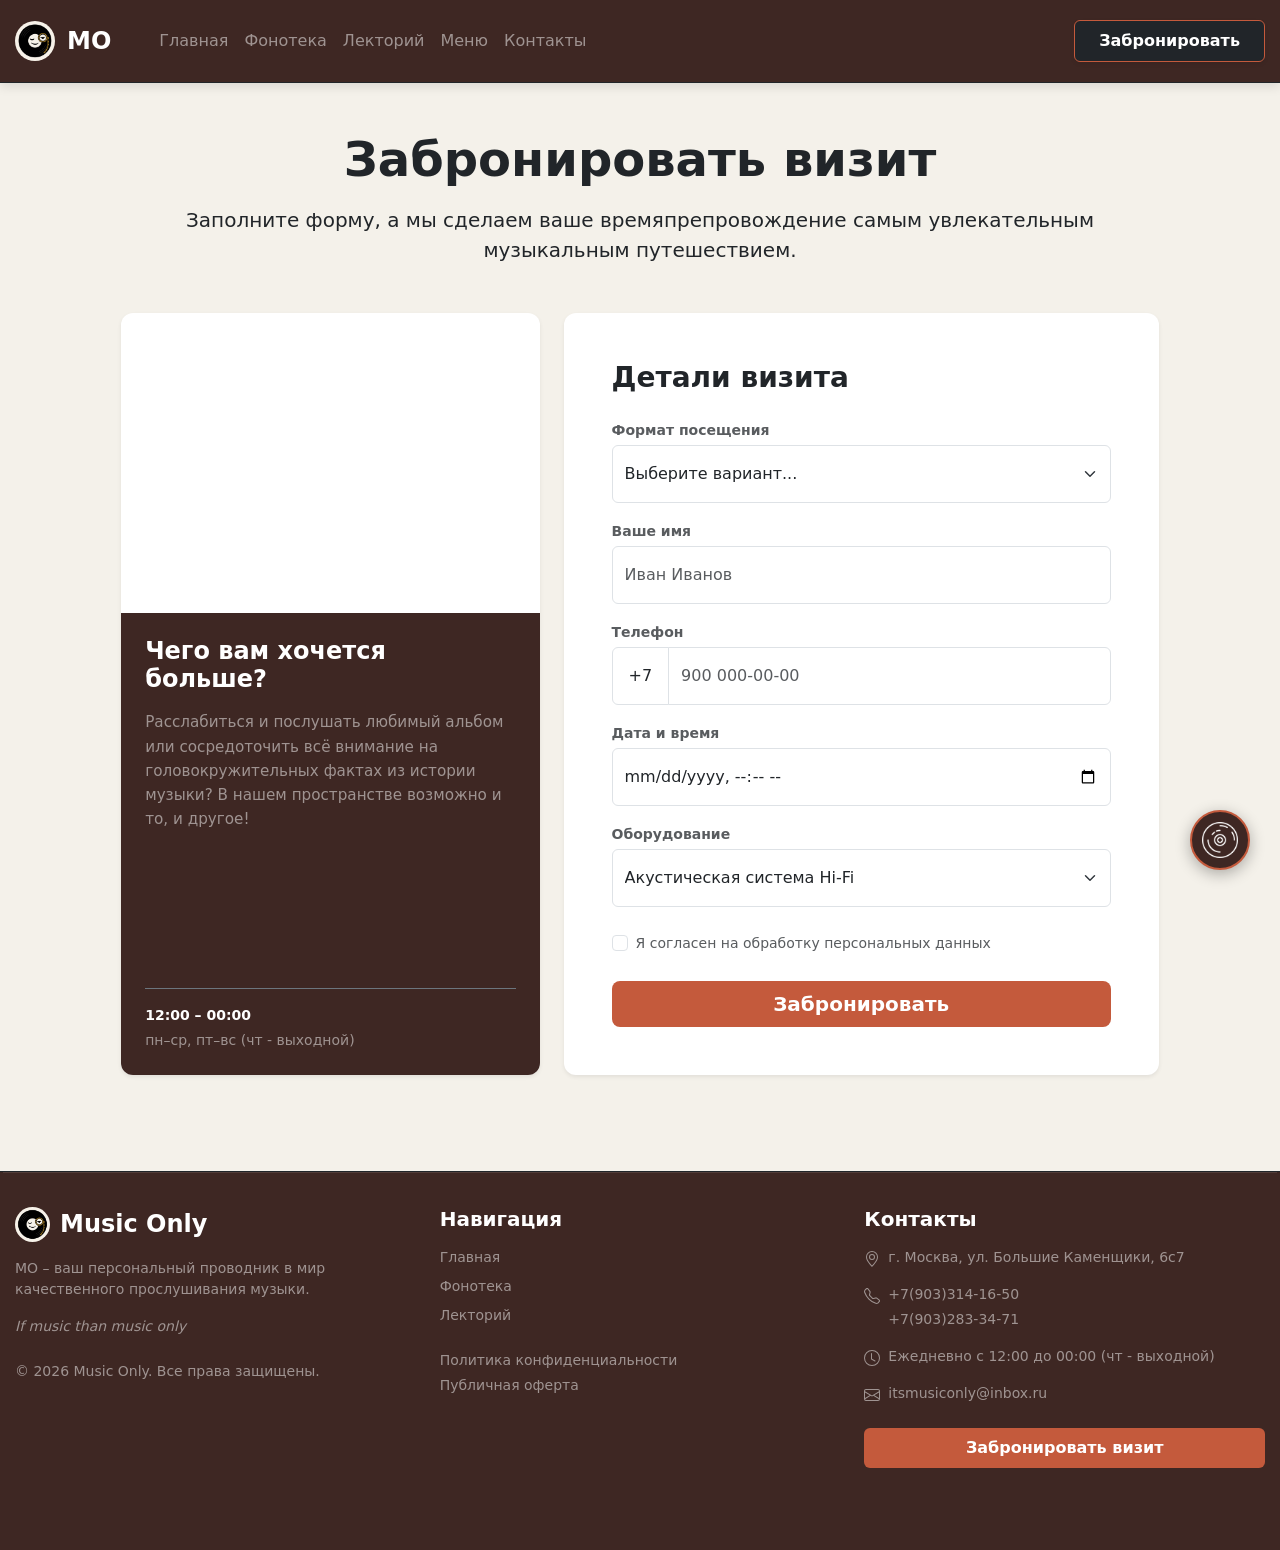
<file: booking.html>
<!DOCTYPE html>
<html lang="ru">
<head>
    <meta charset="UTF-8">
    <meta name="viewport" content="width=device-width, initial-scale=1.0">
    <title>Бронирование – Music Only</title>
    <link href="https://cdn.jsdelivr.net/npm/bootstrap@5.3.3/dist/css/bootstrap.min.css" rel="stylesheet">
    <link rel="stylesheet" href="css/custom.css">
</head>
<body>

    <!-- Навигация -->
    <nav class="navbar navbar-expand-lg navbar-dark bg-loft border-bottom border-dark py-3">
        <div class="container">
            <a class="navbar-brand d-flex align-items-center fw-bold text-white fs-4" href="index.html">
                <img src="images/логотип MO.png" alt="MO logo" style="height: 40px; width: auto; margin-right: 12px; border-radius: 50%;">
                MO
            </a>
            <button class="navbar-toggler" type="button" data-bs-toggle="collapse" data-bs-target="#mainNavbar">
                <span class="navbar-toggler-icon"></span>
            </button>
            <div class="collapse navbar-collapse" id="mainNavbar">

                <!-- Меню слева -->
                <ul class="navbar-nav me-auto mb-2 mb-lg-0 ms-lg-4">
                    <li class="nav-item"><a class="nav-link text-white-50" href="index.html">Главная</a></li>
                    <li class="nav-item"><a class="nav-link text-white-50" href="records.html">Фонотека</a></li>
                    <li class="nav-item"><a class="nav-link text-white-50" href="events.html">Лекторий</a></li>
                    <li class="nav-item"><a class="nav-link text-white-50" href="menu.html">Меню</a></li>
                    <li class="nav-item"><a class="nav-link text-white-50" href="contacts.html">Контакты</a></li>
                </ul>

                <!-- Кнопки справа (выровнены по правому краю благодаря ms-auto) -->
                <div class="d-flex align-items-center gap-3 mt-3 mt-lg-0 ms-auto">

                    <!-- Кнопка Забронировать (на странице бронирования она темная) -->
                    <a href="booking.html" class="btn btn-dark border px-4 py-2 fw-bold shadow-sm" style="font-size: 1rem; border-color: #c45a3c !important;">Забронировать</a>
                </div>
            </div>
        </div>
    </nav>

    <!-- Основной контент -->
        <!-- Основной контент -->
    <main class="container my-5">
        <div class="row justify-content-center">
            <div class="col-12 col-lg-10">

                <!-- Заголовок страницы (без "Ваш музыкальный вечер") -->
                <div class="mb-5 text-center"> <!-- Добавили text-center для красоты -->
                    <h1 class="display-5 fw-bold text-dark mb-3">Забронировать визит</h1>
                    <!-- Убрали text-muted, добавили text-dark, чтобы текст был ярче -->
                    <p class="lead text-dark">Заполните форму, а мы сделаем ваше времяпрепровождение самым увлекательным музыкальным путешествием.</p>
                </div>

                <!-- Сетка с карточкой и формой -->
                <div class="row g-4">

                    <!-- ЛЕВАЯ КОЛОНКА: Карточка с фото -->
                    <div class="col-12 col-md-5">
                        <div class="card h-100 border-0 shadow-sm" style="background-color: #3e2723; border-radius: 12px; overflow: hidden;">

                            <div style="height: 300px; background-image: url('https://i.pinimg.com/736x/f9/10/6c/f9106c92fd50385237318bc24422339d.jpg'); background-size: cover; background-position: center;">
                            </div>

                            <div class="card-body p-4 d-flex flex-column text-white" style="background-color: #3e2723;">
                                <h4 class="fw-bold mb-3">Чего вам хочется больше?</h4>

                                <p class="text-white-50 mb-4" style="font-size: 0.95rem; line-height: 1.6;">
                                    Расслабиться и послушать любимый альбом или сосредоточить всё внимание на головокружительных фактах из истории музыки?
                                    В нашем пространстве возможно и то, и другое!
                                </p>

                                <div class="mt-auto pt-3 border-top border-secondary">
                                    <p class="small mb-1 fw-bold">12:00 – 00:00</p>
                                    <p class="small text-white-50 mb-0">пн–ср, пт–вс (чт - выходной)</p>
                                </div>
                            </div>
                        </div>
                    </div>

                    <!-- ПРАВАЯ КОЛОНКА: Форма -->
                    <div class="col-12 col-md-7">
                        <div class="bg-white p-4 p-md-5 shadow-sm h-100" style="border-radius: 12px;">
                            <h3 class="fw-bold mb-4">Детали визита</h3>

                            <form>
                                <div class="row g-3">

                                    <div class="col-12">
                                        <label for="visit-type" class="form-label text-muted small fw-bold mb-1">Формат посещения</label>
                                        <select class="form-select py-3" id="visit-type" required>
                                            <option value="" selected disabled>Выберите вариант...</option>
                                            <option value="listening">Прослушивание винила</option>
                                            <option value="lecture">Лекция</option>
                                        </select>
                                    </div>

                                    <div class="col-12" id="lecture-select-container" style="display: none;">
                                        <label for="lecture-name" class="form-label text-muted small fw-bold mb-1">Какая лекция?</label>
                                        <select class="form-select py-3" id="lecture-name">
                                            <option value="" selected disabled>Выберите...</option>
                                            <option value="analog">12 ноября — История аналогового звука</option>
                                            <option value="synth">19 ноября — Синтезаторы 80-х: как создавался синти-поп</option>
                                            <option value="asian-rap">3 декабря — Китайский рэп: от андерграунда до стадионов</option>
                                            <option value="rock-history">10 Декабря, 19:00 — Классический рок: как он изменил мир</option>
                                        </select>
                                    </div>

                                    <div class="col-12">
                                        <label for="name" class="form-label text-muted small fw-bold mb-1">Ваше имя</label>
                                        <input type="text" class="form-control py-3" id="name" placeholder="Иван Иванов" required>
                                    </div>

                                    <div class="col-12">
                                        <label for="phone" class="form-label text-muted small fw-bold mb-1">Телефон</label>
                                        <div class="input-group">
                                            <span class="input-group-text bg-light px-3">+7</span>
                                            <input type="tel" class="form-control py-3" id="phone" placeholder="900 000-00-00" required>
                                        </div>
                                    </div>

                                    <div class="col-12">
                                        <label for="date" class="form-label text-muted small fw-bold mb-1">Дата и время</label>
                                        <input type="datetime-local" class="form-control py-3" id="date" required>
                                    </div>

                                    <div class="col-12" id="equipment-select-container">
                                        <label for="equipment" class="form-label text-muted small fw-bold mb-1">Оборудование</label>
                                        <select class="form-select py-3" id="equipment">
                                            <option value="acoustic">Акустическая система Hi-Fi</option>
                                            <option value="headphones">Студийные наушники</option>
                                            <option value="own-vinyl">Свой винил</option>
                                        </select>
                                    </div>

                                    <div class="col-12 mt-4">
                                        <div class="form-check">
                                            <input class="form-check-input" type="checkbox" id="agree" required>
                                            <label class="form-check-label text-muted small" for="agree">
                                                Я согласен на обработку персональных данных
                                            </label>
                                        </div>
                                    </div>

                                    <div class="col-12 mt-4">
                                        <button type="submit" class="btn btn-loft-primary btn-lg w-100 fw-bold">Забронировать</button>
                                    </div>
                                </div>
                            </form>
                        </div>
                    </div>

                </div>
            </div>
        </div>
    </main>

    <!-- Подвал -->
        <!-- Подвал -->
    <footer class="bg-loft text-loft-light py-5 mt-5 border-top border-dark">
        <div class="container">
            <div class="row g-4 justify-content-between">

                <!-- 1. Бренд и слоган -->
                <div class="col-12 col-md-4">
                    <h5 class="text-white fw-bold mb-3 fs-4 d-flex align-items-center">
    <img src="images/логотип MO.png" alt="MO Logo" style="height: 35px; width: auto; margin-right: 10px; border-radius: 50%;">
    Music Only
</h5>
                    <p class="small text-white-50 mb-3">
                        МО – ваш персональный проводник в мир качественного прослушивания музыки.
                    </p>
                    <p class="small text-white-50 mb-4">
                        <em>If music than music only</em>
                    </p>
                    <p class="small text-white-50 mb-0">
                        &copy; 2026 Music Only. Все права защищены.
                    </p>
                </div>

                <!-- 2. Навигация (ТЕПЕРЬ В ЦЕНТРЕ) -->
                <div class="col-12 col-md-4">
                    <h5 class="text-white fw-bold mb-3">Навигация</h5>
                    <ul class="list-unstyled small mb-4">
                        <li class="mb-2"><a href="index.html" class="text-white-50 text-decoration-none">Главная</a></li>
                        <li class="mb-2"><a href="records.html" class="text-white-50 text-decoration-none">Фонотека</a></li>
                        <li class="mb-2"><a href="events.html" class="text-white-50 text-decoration-none">Лекторий</a></li>
                    </ul>

                    <ul class="list-unstyled small text-white-50 mb-0">
                        <li class="mb-1"><a href="#" class="text-white-50 text-decoration-none">Политика конфиденциальности</a></li>
                        <li><a href="#" class="text-white-50 text-decoration-none">Публичная оферта</a></li>
                    </ul>
                </div>

                <!-- 3. Контакты (ТЕПЕРЬ СПРАВА) -->
                                <!-- 3. Контакты (ТЕПЕРЬ СПРАВА) -->
                <div class="col-12 col-md-4">
                    <h5 class="text-white fw-bold mb-3">Контакты</h5>
                    <ul class="list-unstyled small text-white-50 mb-0">

                        <!-- Адрес -->
                        <li class="mb-3 d-flex align-items-start">
                            <svg xmlns="http://www.w3.org/2000/svg" width="16" height="16" fill="currentColor" class="bi bi-geo-alt me-2 mt-1" viewBox="0 0 16 16">
                                <path d="M12.166 8.94c-.524 1.062-1.234 2.12-1.96 3.07A31.493 31.493 0 0 1 8 14.58a31.481 31.481 0 0 1-2.206-2.57c-.726-.95-1.436-2.008-1.96-3.07C3.304 7.867 3 6.862 3 6a5 5 0 0 1 10 0c0 .862-.305 1.867-.834 2.94zM8 16s6-5.686 6-10A6 6 0 0 0 2 6c0 4.314 6 10 6 10z"/>
                                <path d="M8 8a2 2 0 1 1 0-4 2 2 0 0 1 0 4zm0 1a3 3 0 1 0 0-6 3 3 0 0 0 0 6z"/>
                            </svg>
                            <span>г. Москва, ул. Большие Каменщики, 6с7</span>
                        </li>

                        <!-- Телефоны -->
                        <li class="mb-3 d-flex align-items-start">
                            <svg xmlns="http://www.w3.org/2000/svg" width="16" height="16" fill="currentColor" class="bi bi-telephone me-2 mt-1" viewBox="0 0 16 16">
                                <path d="M3.654 1.328a.678.678 0 0 0-1.015-.063L1.605 2.3c-.483.484-.661 1.169-.45 1.77a17.568 17.568 0 0 0 4.168 6.608 17.569 17.569 0 0 0 6.608 4.168c.601.211 1.286.033 1.77-.45l1.034-1.034a.678.678 0 0 0-.063-1.015l-2.307-1.794a.678.678 0 0 0-.58-.122l-2.19.547a1.745 1.745 0 0 1-1.657-.459L5.482 8.062a1.745 1.745 0 0 1-.46-1.657l.548-2.19a.678.678 0 0 0-.122-.58L3.654 1.328zM1.884.511a1.745 1.745 0 0 1 2.612.163L6.29 2.98c.329.423.445.974.315 1.494l-.547 2.19a.678.678 0 0 0 .178.643l2.457 2.457a.678.678 0 0 0 .644.178l2.189-.547a1.745 1.745 0 0 1 1.494.315l2.306 1.794c.829.645.905 1.87.163 2.611l-1.034 1.034c-.74.74-1.846 1.065-2.877.702a18.634 18.634 0 0 1-7.01-4.42 18.634 18.634 0 0 1-4.42-7.009c-.362-1.03-.037-2.137.703-2.877L1.885.511z"/>
                            </svg>
                            <div>
                                <a href="tel:+79033141650" class="text-white-50 text-decoration-none d-block mb-1">+7(903)314-16-50</a>
                                <a href="tel:+79032833471" class="text-white-50 text-decoration-none d-block">+7(903)283-34-71</a>
                            </div>
                        </li>

                        <!-- Часы работы -->
                        <li class="mb-3 d-flex align-items-start">
                            <svg xmlns="http://www.w3.org/2000/svg" width="16" height="16" fill="currentColor" class="bi bi-clock me-2 mt-1" viewBox="0 0 16 16">
                                <path d="M8 3.5a.5.5 0 0 0-1 0V9a.5.5 0 0 0 .252.434l3.5 2a.5.5 0 0 0 .496-.868L8 8.71V3.5z"/>
                                <path d="M8 16A8 8 0 1 0 8 0a8 8 0 0 0 0 16zm7-8A7 7 0 1 1 1 8a7 7 0 0 1 14 0z"/>
                            </svg>
                            <span>Ежедневно с 12:00 до 00:00 (чт - выходной)</span>
                        </li>

                        <!-- Почта -->
                        <li class="mb-3 d-flex align-items-start">
                            <svg xmlns="http://www.w3.org/2000/svg" width="16" height="16" fill="currentColor" class="bi bi-envelope me-2 mt-1" viewBox="0 0 16 16">
                                <path d="M0 4a2 2 0 0 1 2-2h12a2 2 0 0 1 2 2v8a2 2 0 0 1-2 2H2a2 2 0 0 1-2-2V4Zm2-1a1 1 0 0 0-1 1v.217l7 4.2 7-4.2V4a1 1 0 0 0-1-1H2Zm13 2.383-4.708 2.825L15 11.105V5.383Zm-.034 6.876-5.64-3.471L8 9.583l-1.326-.795-5.64 3.47A1 1 0 0 0 2 13h12a1 1 0 0 0 .966-.741ZM1 11.105l4.708-2.897L1 5.383v5.722Z"/>
                            </svg>
                            <a href="mailto:itsmusiconly@inbox.ru" class="text-white-50 text-decoration-none">itsmusiconly@inbox.ru</a>
                        </li>

                        <!-- Ссылка на Бронирование -->
                        <li class="d-flex align-items-start mt-4">
                            <a href="booking.html" class="btn btn-loft-primary w-100 py-2 fw-bold">Забронировать визит</a>
                        </li>
    </footer>
    <!-- Креативная кнопка наверх -->
    <a href="#" class="scroll-top-btn" aria-label="Наверх">
        <!-- Замените clef.png на название вашей картинки в папке images -->
        <img src="images/винил.png" alt="Наверх" style="width: 30px; height: 30px; object-fit: contain;">
    </a>
        <!-- Контейнер для всплывающего уведомления (Toast) -->
    <div class="toast-container position-fixed top-0 end-0 p-3" style="z-index: 1100;">
        <div id="successToast" class="toast align-items-center text-white border-0 shadow-lg" style="background-color: #c45a3c;" role="alert" aria-live="assertive" aria-atomic="true">
            <div class="d-flex">
                <div class="toast-body fs-6">
                    <strong> Ваша заявка успешно отправлена!</strong> Мы скоро свяжемся с вами.
                </div>
                <button type="button" class="btn-close btn-close-white me-2 m-auto" data-bs-dismiss="toast" aria-label="Закрыть"></button>
            </div>
        </div>
    </div>

    <script src="https://cdn.jsdelivr.net/npm/bootstrap@5.3.3/dist/js/bootstrap.bundle.min.js"></script>

    <!-- Скрипт для переключения полей -->
    <script>
    document.addEventListener('DOMContentLoaded', function() {
        const visitTypeSelect = document.getElementById('visit-type');
        const lectureSelectContainer = document.getElementById('lecture-select-container');
        const lectureSelect = document.getElementById('lecture-name');
        const equipmentSelectContainer = document.getElementById('equipment-select-container');
        const equipmentSelect = document.getElementById('equipment');

        visitTypeSelect.addEventListener('change', function() {
            if (this.value === 'lecture') {
                lectureSelectContainer.style.display = 'block';
                lectureSelect.setAttribute('required', 'required');
                equipmentSelectContainer.style.display = 'none';
                equipmentSelect.removeAttribute('required');
            } else {
                equipmentSelectContainer.style.display = 'block';
                equipmentSelect.setAttribute('required', 'required');
                lectureSelectContainer.style.display = 'none';
                lectureSelect.removeAttribute('required');
            }
        });
    });
    </script>
    <script>
        document.addEventListener('DOMContentLoaded', function() {
            // Ищем форму по классу (на всякий случай, если id отличается)
            const form = document.querySelector('form');

            if (form) {
                form.addEventListener('submit', function(event) {
                    // 1. Отменяем перезагрузку страницы
                    event.preventDefault();

                    // 2. Проверяем валидацию
                    if (!form.checkValidity()) {
                        form.reportValidity();
                        return;
                    }

                    // 3. Выводим уведомление
                    const toastElement = document.getElementById('successToast');

                    // Проверка: нашли ли мы само уведомление в HTML
                    if (toastElement) {
                        const toast = new bootstrap.Toast(toastElement, { delay: 4000 });
                        toast.show();
                    } else {
                        // Если не нашли, выводим обычный alert (чтобы точно увидеть, что скрипт работает)
                        alert("Форма отправлена! (Но HTML-блок уведомления не найден)");
                    }

                    // 4. Очищаем форму
                    form.reset();
                });
            }
        });
    </script>
</body>
</html>
</file>
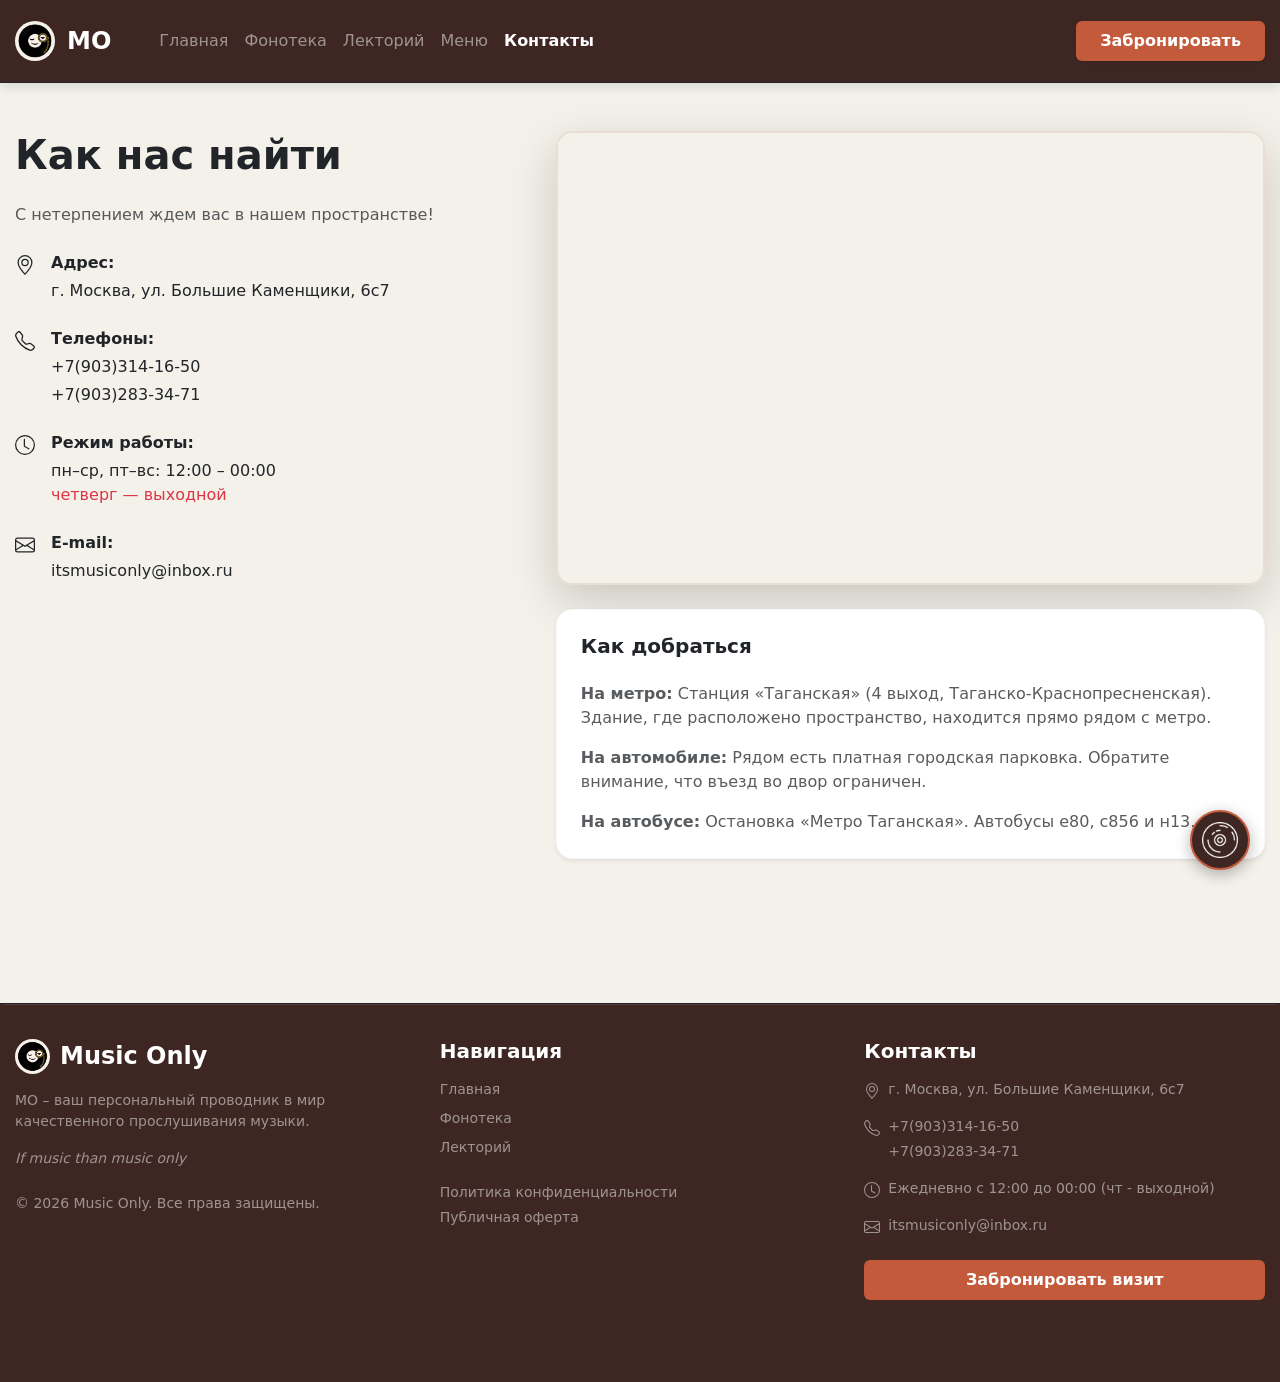
<file: contacts.html>
<!DOCTYPE html>
<html lang="ru">
<head>
    <meta charset="UTF-8">
    <meta name="viewport" content="width=device-width, initial-scale=1.0">
    <title>Контакты – Music Only</title>
    <link href="https://cdn.jsdelivr.net/npm/bootstrap@5.3.3/dist/css/bootstrap.min.css" rel="stylesheet">
    <link rel="stylesheet" href="css/custom.css">
</head>
<body>

    <!-- Навигация -->
    <nav class="navbar navbar-expand-lg navbar-dark bg-loft border-bottom border-dark py-3">
        <div class="container">
            <a class="navbar-brand d-flex align-items-center fw-bold text-white fs-4" href="index.html">
                <img src="images/логотип MO.png" alt="MO logo" style="height: 40px; width: auto; margin-right: 12px; border-radius: 50%;">
                MO
            </a>
            <button class="navbar-toggler" type="button" data-bs-toggle="collapse" data-bs-target="#mainNavbar">
                <span class="navbar-toggler-icon"></span>
            </button>
            <div class="collapse navbar-collapse" id="mainNavbar">
                <ul class="navbar-nav me-auto mb-2 mb-lg-0 ms-lg-4">
                    <li class="nav-item"><a class="nav-link text-white-50" href="index.html">Главная</a></li>
                    <li class="nav-item"><a class="nav-link text-white-50" href="records.html">Фонотека</a></li>
                    <li class="nav-item"><a class="nav-link text-white-50" href="events.html">Лекторий</a></li>
                    <li class="nav-item"><a class="nav-link text-white-50" href="menu.html">Меню</a></li>
                    <li class="nav-item"><a class="nav-link active text-white fw-bold" href="contacts.html">Контакты</a></li>
                </ul>
                                <div class="d-flex align-items-center mt-3 mt-lg-0 gap-3">
                    <!-- Кнопка Забронировать (теперь первая в блоке) -->
                    <a href="booking.html" class="btn btn-loft-primary px-4 py-2 fw-bold shadow-sm" style="font-size: 1rem;">Забронировать</a>

                </div>
            </div>
        </div>
    </nav>

    <!-- Основной контент -->
    <main class="container my-5">
        <div class="row g-5 mb-5">
            <!-- Левая колонка: Контакты -->
            <div class="col-12 col-lg-5">
                <h1 class="display-6 fw-bold text-dark mb-4">Как нас найти</h1>
                <p class="text-muted mb-4">С нетерпением ждем вас в нашем пространстве!</p>

                <ul class="list-unstyled text-dark mb-4">
                    <li class="mb-4 d-flex align-items-start">
                        <svg xmlns="http://www.w3.org/2000/svg" width="20" height="20" fill="currentColor" class="bi bi-geo-alt me-3 mt-1" viewBox="0 0 16 16"><path d="M12.166 8.94c-.524 1.062-1.234 2.12-1.96 3.07A31.493 31.493 0 0 1 8 14.58a31.481 31.481 0 0 1-2.206-2.57c-.726-.95-1.436-2.008-1.96-3.07C3.304 7.867 3 6.862 3 6a5 5 0 0 1 10 0c0 .862-.305 1.867-.834 2.94zM8 16s6-5.686 6-10A6 6 0 0 0 2 6c0 4.314 6 10 6 10z"/><path d="M8 8a2 2 0 1 1 0-4 2 2 0 0 1 0 4zm0 1a3 3 0 1 0 0-6 3 3 0 0 0 0 6z"/></svg>
                        <div>
                            <strong class="d-block mb-1">Адрес:</strong>
                            г. Москва, ул. Большие Каменщики, 6с7
                        </div>
                    </li>
                    <li class="mb-4 d-flex align-items-start">
                        <svg xmlns="http://www.w3.org/2000/svg" width="20" height="20" fill="currentColor" class="bi bi-telephone me-3 mt-1" viewBox="0 0 16 16"><path d="M3.654 1.328a.678.678 0 0 0-1.015-.063L1.605 2.3c-.483.484-.661 1.169-.45 1.77a17.568 17.568 0 0 0 4.168 6.608 17.569 17.569 0 0 0 6.608 4.168c.601.211 1.286.033 1.77-.45l1.034-1.034a.678.678 0 0 0-.063-1.015l-2.307-1.794a.678.678 0 0 0-.58-.122l-2.19.547a1.745 1.745 0 0 1-1.657-.459L5.482 8.062a1.745 1.745 0 0 1-.46-1.657l.548-2.19a.678.678 0 0 0-.122-.58L3.654 1.328zM1.884.511a1.745 1.745 0 0 1 2.612.163L6.29 2.98c.329.423.445.974.315 1.494l-.547 2.19a.678.678 0 0 0 .178.643l2.457 2.457a.678.678 0 0 0 .644.178l2.189-.547a1.745 1.745 0 0 1 1.494.315l2.306 1.794c.829.645.905 1.87.163 2.611l-1.034 1.034c-.74.74-1.846 1.065-2.877.702a18.634 18.634 0 0 1-7.01-4.42 18.634 18.634 0 0 1-4.42-7.009c-.362-1.03-.037-2.137.703-2.877L1.885.511z"/></svg>
                        <div>
                            <strong class="d-block mb-1">Телефоны:</strong>
                            <a href="tel:+79033141650" class="text-dark text-decoration-none d-block mb-1">+7(903)314-16-50</a>
                            <a href="tel:+79032833471" class="text-dark text-decoration-none d-block">+7(903)283-34-71</a>
                        </div>
                    </li>
                    <li class="mb-4 d-flex align-items-start">
                        <svg xmlns="http://www.w3.org/2000/svg" width="20" height="20" fill="currentColor" class="bi bi-clock me-3 mt-1" viewBox="0 0 16 16"><path d="M8 3.5a.5.5 0 0 0-1 0V9a.5.5 0 0 0 .252.434l3.5 2a.5.5 0 0 0 .496-.868L8 8.71V3.5z"/><path d="M8 16A8 8 0 1 0 8 0a8 8 0 0 0 0 16zm7-8A7 7 0 1 1 1 8a7 7 0 0 1 14 0z"/></svg>
                        <div>
                            <strong class="d-block mb-1">Режим работы:</strong>
                            пн–ср, пт–вс: 12:00 – 00:00<br>
                            <span class="text-danger">четверг — выходной</span>
                        </div>
                    </li>
                    <li class="mb-4 d-flex align-items-start">
                        <svg xmlns="http://www.w3.org/2000/svg" width="20" height="20" fill="currentColor" class="bi bi-envelope me-3 mt-1" viewBox="0 0 16 16"><path d="M0 4a2 2 0 0 1 2-2h12a2 2 0 0 1 2 2v8a2 2 0 0 1-2 2H2a2 2 0 0 1-2-2V4Zm2-1a1 1 0 0 0-1 1v.217l7 4.2 7-4.2V4a1 1 0 0 0-1-1H2Zm13 2.383-4.708 2.825L15 11.105V5.383Zm-.034 6.876-5.64-3.471L8 9.583l-1.326-.795-5.64 3.47A1 1 0 0 0 2 13h12a1 1 0 0 0 .966-.741ZM1 11.105l4.708-2.897L1 5.383v5.722Z"/></svg>
                        <div>
                            <strong class="d-block mb-1">E-mail:</strong>
                            <a href="mailto:itsmusiconly@inbox.ru" class="text-dark text-decoration-none">itsmusiconly@inbox.ru</a>
                        </div>
                    </li>
                </ul>
            </div>

            <!-- Правая колонка: Карта -->
            <div class="col-12 col-lg-7">
                <div class="shadow-lg rounded-4 overflow-hidden border border-2 mb-4" style="border-color: #eaddd3 !important;">
                    <iframe src="https://yandex.ru/map-widget/v1/?um=constructor%3Aedaa3f249efc50c7c60e8d310443923ee0566da111dbe0792119952b4bced186&amp;source=constructor" width="100%" style="display: block; aspect-ratio: 752 / 480; border: none;" frameborder="0"></iframe>
                </div>

                                <!-- Блок "Как добраться" -->
                <div class="bg-white p-4 rounded-4 shadow-sm border border-light">
                    <h3 class="h5 fw-bold mb-4">Как добраться</h3>

                    <!-- Абзац 1: Метро -->
                    <p class="text-muted mb-3">
                        <strong>На метро:</strong> Станция «Таганская» (4 выход, Таганско-Краснопресненская). Здание, где расположено пространство, находится прямо рядом с метро.
                    </p>

                    <!-- Абзац 2: Авто -->
                    <p class="text-muted mb-3">
                        <strong>На автомобиле:</strong> Рядом есть платная городская парковка. Обратите внимание, что въезд во двор ограничен.
                    </p>

                    <!-- Абзац 3: Автобус (добавили от себя для красоты) -->
                    <p class="text-muted mb-0">
                        <strong>На автобусе:</strong> Остановка «Метро Таганская». Автобусы е80, с856 и н13.
                    </p>
                </div>
    </main>

    <!-- Подвал -->
    <footer class="bg-loft text-loft-light py-5 mt-5 border-top border-dark">
        <div class="container">
            <div class="row g-4 justify-content-between">

                <!-- 1. Бренд и слоган -->
                <div class="col-12 col-md-4">
                    <h5 class="text-white fw-bold mb-3 fs-4 d-flex align-items-center">
                        <img src="images/логотип MO.png" alt="MO Logo" style="height: 35px; width: auto; margin-right: 10px; border-radius: 50%;">
                        Music Only
                    </h5>
                    <p class="small text-white-50 mb-3">
                        МО – ваш персональный проводник в мир качественного прослушивания музыки.
                    </p>
                    <p class="small text-white-50 mb-4">
                        <em>If music than music only</em>
                    </p>
                    <p class="small text-white-50 mb-0">
                        &copy; 2026 Music Only. Все права защищены.
                    </p>
                </div>

                <!-- 2. Навигация -->
                <div class="col-12 col-md-4">
                    <h5 class="text-white fw-bold mb-3">Навигация</h5>
                    <ul class="list-unstyled small mb-4">
                        <li class="mb-2"><a href="index.html" class="text-white-50 text-decoration-none">Главная</a></li>
                        <li class="mb-2"><a href="records.html" class="text-white-50 text-decoration-none">Фонотека</a></li>
                        <li class="mb-2"><a href="events.html" class="text-white-50 text-decoration-none">Лекторий</a></li>
                    </ul>

                    <ul class="list-unstyled small text-white-50 mb-0">
                        <li class="mb-1"><a href="#" class="text-white-50 text-decoration-none">Политика конфиденциальности</a></li>
                        <li><a href="#" class="text-white-50 text-decoration-none">Публичная оферта</a></li>
                    </ul>
                </div>

                <!-- 3. Контакты -->
                <div class="col-12 col-md-4">
                    <h5 class="text-white fw-bold mb-3">Контакты</h5>
                    <ul class="list-unstyled small text-white-50 mb-0">
                        <li class="mb-3 d-flex align-items-start">
                            <svg xmlns="http://www.w3.org/2000/svg" width="16" height="16" fill="currentColor" class="bi bi-geo-alt me-2 mt-1" viewBox="0 0 16 16"><path d="M12.166 8.94c-.524 1.062-1.234 2.12-1.96 3.07A31.493 31.493 0 0 1 8 14.58a31.481 31.481 0 0 1-2.206-2.57c-.726-.95-1.436-2.008-1.96-3.07C3.304 7.867 3 6.862 3 6a5 5 0 0 1 10 0c0 .862-.305 1.867-.834 2.94zM8 16s6-5.686 6-10A6 6 0 0 0 2 6c0 4.314 6 10 6 10z"/><path d="M8 8a2 2 0 1 1 0-4 2 2 0 0 1 0 4zm0 1a3 3 0 1 0 0-6 3 3 0 0 0 0 6z"/></svg>
                            <span>г. Москва, ул. Большие Каменщики, 6с7</span>
                        </li>
                        <li class="mb-3 d-flex align-items-start">
                            <svg xmlns="http://www.w3.org/2000/svg" width="16" height="16" fill="currentColor" class="bi bi-telephone me-2 mt-1" viewBox="0 0 16 16"><path d="M3.654 1.328a.678.678 0 0 0-1.015-.063L1.605 2.3c-.483.484-.661 1.169-.45 1.77a17.568 17.568 0 0 0 4.168 6.608 17.569 17.569 0 0 0 6.608 4.168c.601.211 1.286.033 1.77-.45l1.034-1.034a.678.678 0 0 0-.063-1.015l-2.307-1.794a.678.678 0 0 0-.58-.122l-2.19.547a1.745 1.745 0 0 1-1.657-.459L5.482 8.062a1.745 1.745 0 0 1-.46-1.657l.548-2.19a.678.678 0 0 0-.122-.58L3.654 1.328zM1.884.511a1.745 1.745 0 0 1 2.612.163L6.29 2.98c.329.423.445.974.315 1.494l-.547 2.19a.678.678 0 0 0 .178.643l2.457 2.457a.678.678 0 0 0 .644.178l2.189-.547a1.745 1.745 0 0 1 1.494.315l2.306 1.794c.829.645.905 1.87.163 2.611l-1.034 1.034c-.74.74-1.846 1.065-2.877.702a18.634 18.634 0 0 1-7.01-4.42 18.634 18.634 0 0 1-4.42-7.009c-.362-1.03-.037-2.137.703-2.877L1.885.511z"/></svg>
                            <div>
                                <a href="tel:+79033141650" class="text-white-50 text-decoration-none d-block mb-1">+7(903)314-16-50</a>
                                <a href="tel:+79032833471" class="text-white-50 text-decoration-none d-block">+7(903)283-34-71</a>
                            </div>
                        </li>
                        <li class="mb-3 d-flex align-items-start">
                            <svg xmlns="http://www.w3.org/2000/svg" width="16" height="16" fill="currentColor" class="bi bi-clock me-2 mt-1" viewBox="0 0 16 16"><path d="M8 3.5a.5.5 0 0 0-1 0V9a.5.5 0 0 0 .252.434l3.5 2a.5.5 0 0 0 .496-.868L8 8.71V3.5z"/><path d="M8 16A8 8 0 1 0 8 0a8 8 0 0 0 0 16zm7-8A7 7 0 1 1 1 8a7 7 0 0 1 14 0z"/></svg>
                            <span>Ежедневно с 12:00 до 00:00 (чт - выходной)</span>
                        </li>
                        <li class="mb-4 d-flex align-items-start">
                            <svg xmlns="http://www.w3.org/2000/svg" width="16" height="16" fill="currentColor" class="bi bi-envelope me-2 mt-1" viewBox="0 0 16 16"><path d="M0 4a2 2 0 0 1 2-2h12a2 2 0 0 1 2 2v8a2 2 0 0 1-2 2H2a2 2 0 0 1-2-2V4Zm2-1a1 1 0 0 0-1 1v.217l7 4.2 7-4.2V4a1 1 0 0 0-1-1H2Zm13 2.383-4.708 2.825L15 11.105V5.383Zm-.034 6.876-5.64-3.471L8 9.583l-1.326-.795-5.64 3.47A1 1 0 0 0 2 13h12a1 1 0 0 0 .966-.741ZM1 11.105l4.708-2.897L1 5.383v5.722Z"/></svg>
                            <a href="mailto:itsmusiconly@inbox.ru" class="text-white-50 text-decoration-none">itsmusiconly@inbox.ru</a>
                        </li>
                        <li class="d-flex align-items-start mt-4">
                            <a href="booking.html" class="btn btn-loft-primary w-100 py-2 fw-bold">Забронировать визит</a>
                        </li>
                    </ul>
                </div>

            </div>
        </div>
    </footer>

    <!-- Кнопка наверх -->
    <a href="#" class="scroll-top-btn" aria-label="Наверх">
        <img src="images/винил.png" alt="Наверх" style="width: 30px; height: 30px; object-fit: contain;">
    </a>

    <!-- Скрипт Bootstrap -->
    <script src="https://cdn.jsdelivr.net/npm/bootstrap@5.3.3/dist/js/bootstrap.bundle.min.js"></script>
</body>
</html>
</file>
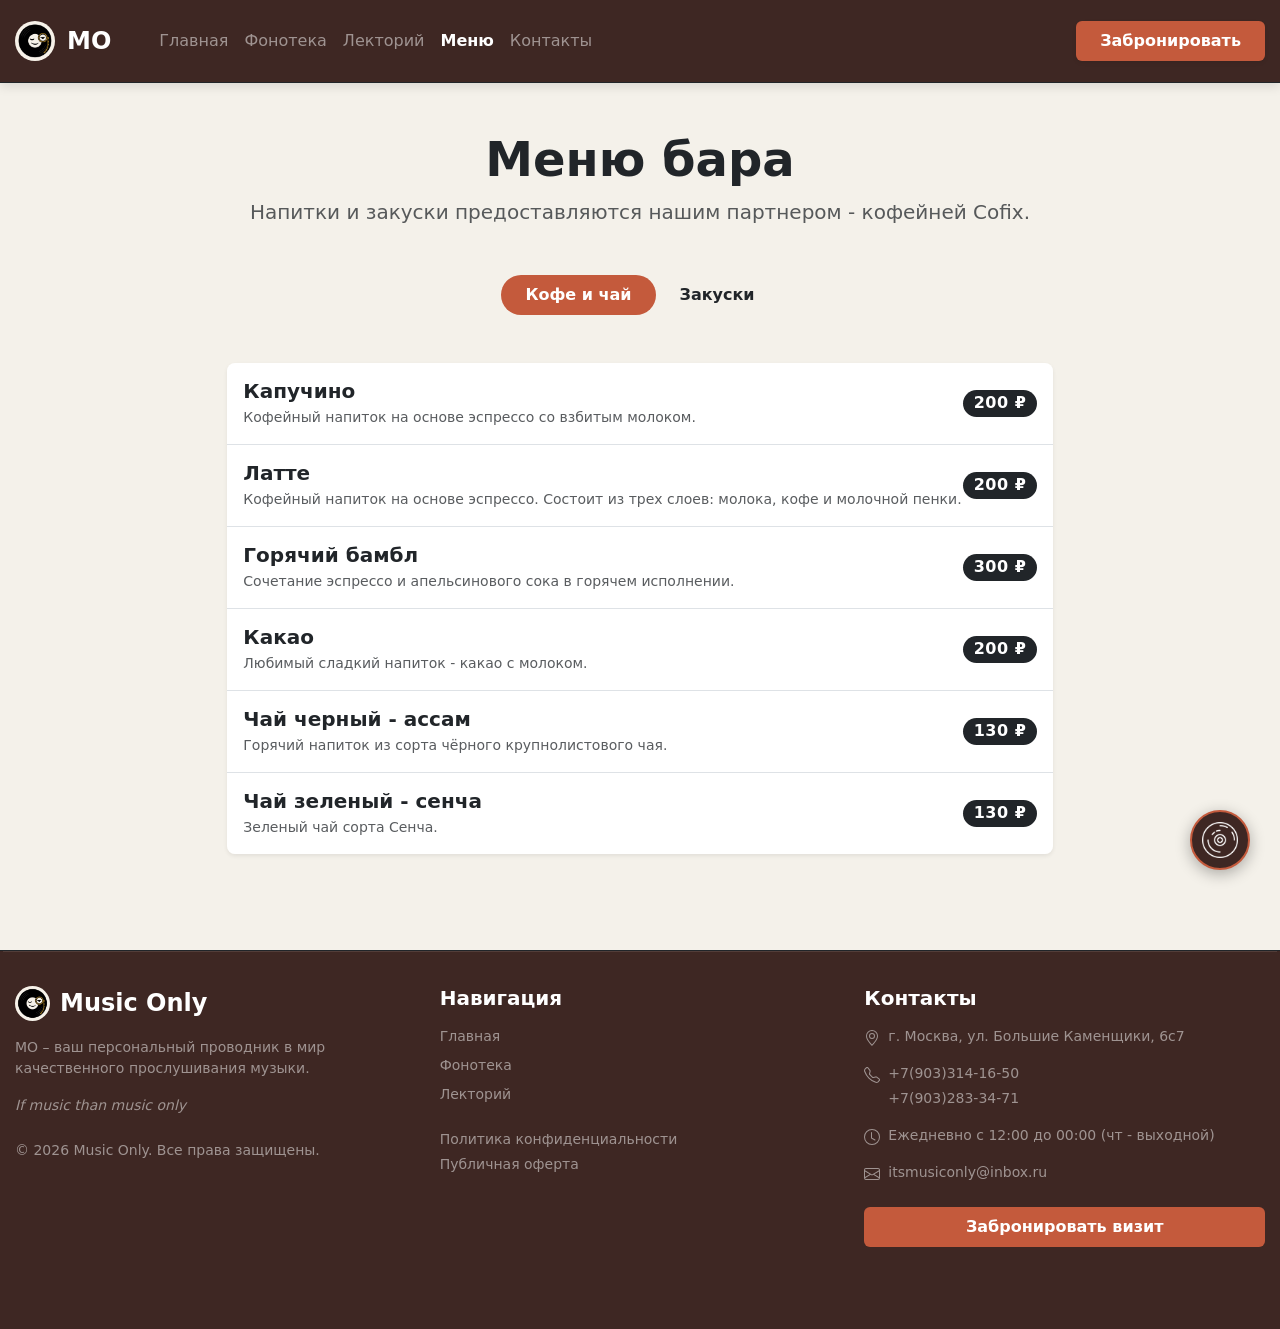
<file: menu.html>
<!DOCTYPE html>
<html lang="ru">
<head>
    <meta charset="UTF-8">
    <meta name="viewport" content="width=device-width, initial-scale=1.0">
    <title>Меню – Music Only</title>
    <link href="https://cdn.jsdelivr.net/npm/bootstrap@5.3.3/dist/css/bootstrap.min.css" rel="stylesheet">
    <link rel="stylesheet" href="css/custom.css">
</head>
<body>

    <!-- Навигация (не забудьте добавить active на Меню) -->
    <nav class="navbar navbar-expand-lg navbar-dark bg-loft border-bottom border-dark py-3">
        <div class="container">
            <a class="navbar-brand d-flex align-items-center fw-bold text-white fs-4" href="index.html">
                <img src="images/логотип MO.png" alt="MO logo" style="height: 40px; width: auto; margin-right: 12px; border-radius: 50%;">
                MO
            </a>
            <button class="navbar-toggler" type="button" data-bs-toggle="collapse" data-bs-target="#mainNavbar">
                <span class="navbar-toggler-icon"></span>
            </button>
            <div class="collapse navbar-collapse" id="mainNavbar">
                <ul class="navbar-nav me-auto mb-2 mb-lg-0 ms-lg-4">
                    <li class="nav-item"><a class="nav-link text-white-50" href="index.html">Главная</a></li>
                    <li class="nav-item"><a class="nav-link text-white-50" href="records.html">Фонотека</a></li>
                    <li class="nav-item"><a class="nav-link text-white-50" href="events.html">Лекторий</a></li>
                    <li class="nav-item"><a class="nav-link active text-white fw-bold" href="menu.html">Меню</a></li>
                    <li class="nav-item"><a class="nav-link text-white-50" href="contacts.html">Контакты</a></li>
                </ul>
                <div class="d-flex align-items-center mt-3 mt-lg-0 gap-3">
                    <a href="booking.html" class="btn btn-loft-primary px-4 py-2 fw-bold shadow-sm" style="font-size: 1rem;">Забронировать</a>
                </div>
            </div>
        </div>
    </nav>

    <!-- Основной контент -->
    <main class="container my-5">
        <div class="text-center mb-5">
            <h1 class="display-5 fw-bold text-dark">Меню бара</h1>
            <p class="text-muted lead">Напитки и закуски предоставляются нашим партнером - кофейней <strong>Cofix</strong>.</p>
        </div>

        <!-- Вкладки (Tabs) -->
        <ul class="nav nav-pills justify-content-center mb-5" id="menuTabs" role="tablist">
            <li class="nav-item" role="presentation">
                <button class="nav-link active px-4 py-2 fw-bold" id="coffee-tab" data-bs-toggle="pill" data-bs-target="#coffee" type="button" role="tab" aria-controls="coffee" aria-selected="true">Кофе и чай</button>
            </li>
            <li class="nav-item" role="presentation">
                <button class="nav-link px-4 py-2 fw-bold text-dark" id="snacks-tab" data-bs-toggle="pill" data-bs-target="#snacks" type="button" role="tab" aria-controls="snacks" aria-selected="false">Закуски</button>
            </li>
        </ul>

        <!-- Содержимое вкладок -->
        <div class="tab-content" id="menuTabsContent">

            <!-- Кофе и чай -->
            <div class="tab-pane fade show active" id="coffee" role="tabpanel" aria-labelledby="coffee-tab">
                <div class="row g-4 justify-content-center">
                    <div class="col-12 col-md-8">
                        <ul class="list-group list-group-flush shadow-sm rounded-3">
                            <li class="list-group-item d-flex justify-content-between align-items-center py-3 bg-white">
                                <div>
                                    <h5 class="mb-1 fw-bold">Капучино</h5>
                                    <p class="text-muted small mb-0">Кофейный напиток на основе эспрессо со взбитым молоком.</p>
                                </div>
                                <span class="badge bg-dark rounded-pill fs-6">200 ₽</span>
                            </li>
                            <li class="list-group-item d-flex justify-content-between align-items-center py-3 bg-white">
                                <div>
                                    <h5 class="mb-1 fw-bold">Латте</h5>
                                    <p class="text-muted small mb-0">Кофейный напиток на основе эспрессо. Состоит из трех слоев: молока, кофе и молочной пенки.</p>
                                </div>
                                <span class="badge bg-dark rounded-pill fs-6">200 ₽</span>
                            </li>
                            <li class="list-group-item d-flex justify-content-between align-items-center py-3 bg-white">
                                <div>
                                    <h5 class="mb-1 fw-bold">Горячий бамбл</h5>
                                    <p class="text-muted small mb-0">Сочетание эспрессо и апельсинового сока в горячем исполнении.</p>
                                </div>
                                <span class="badge bg-dark rounded-pill fs-6">300 ₽</span>
                            </li>
                            <li class="list-group-item d-flex justify-content-between align-items-center py-3 bg-white">
                                <div>
                                    <h5 class="mb-1 fw-bold">Какао</h5>
                                    <p class="text-muted small mb-0">Любимый сладкий напиток - какао с молоком.</p>
                                </div>
                                <span class="badge bg-dark rounded-pill fs-6">200 ₽</span>
                            </li>
                            <li class="list-group-item d-flex justify-content-between align-items-center py-3 bg-white">
                                <div>
                                    <h5 class="mb-1 fw-bold">Чай черный - ассам</h5>
                                    <p class="text-muted small mb-0">Горячий напиток из сорта чёрного крупнолистового чая.</p>
                                </div>
                                <span class="badge bg-dark rounded-pill fs-6">130 ₽</span>
                            </li>
                            <li class="list-group-item d-flex justify-content-between align-items-center py-3 bg-white">
                                <div>
                                    <h5 class="mb-1 fw-bold">Чай зеленый - сенча</h5>
                                    <p class="text-muted small mb-0">Зеленый чай сорта Сенча.</p>
                                </div>
                                <span class="badge bg-dark rounded-pill fs-6">130 ₽</span>
                            </li>
                        </ul>
                    </div>
                </div>
            </div>

            <!-- Закуски -->
            <div class="tab-pane fade" id="snacks" role="tabpanel" aria-labelledby="snacks-tab">
                <div class="row g-4 justify-content-center">
                    <div class="col-12 col-md-8">
                        <ul class="list-group list-group-flush shadow-sm rounded-3">
                            <li class="list-group-item d-flex justify-content-between align-items-center py-3 bg-white">
                                <div>
                                    <h5 class="mb-1 fw-bold">Штрудель с яблоком и корицей</h5>
                                    <p class="text-muted small mb-0">Классический рецепт: слоеный завернутый пирог из пшеничной муки с начинкой из томленых яблок, яблочного пюре с добавлением изюма и корицы.
</p>
                                </div>
                                <span class="badge bg-dark rounded-pill fs-6">190 ₽</span>
                            </li>
                            <li class="list-group-item d-flex justify-content-between align-items-center py-3 bg-white">
                                <div>
                                    <h5 class="mb-1 fw-bold">Краффин с черникой и меренгой</h5>
                                    <p class="text-muted small mb-0">Изысканная выпечка, объединяющая в себе форму маффина и слоеную структуру круассана.</p>
                                </div>
                                <span class="badge bg-dark rounded-pill fs-6">280 ₽</span>
                            </li>
                            <li class="list-group-item d-flex justify-content-between align-items-center py-3 bg-white">
                                <div>
                                    <h5 class="mb-1 fw-bold">Круассан миндальный с красной ягодой</h5>
                                    <p class="text-muted small mb-0">Необычное сочетание миндаля и ягод подарит отличное настроение.</p>
                                </div>
                                <span class="badge bg-dark rounded-pill fs-6">220 ₽</span>
                            </li>
                            <li class="list-group-item d-flex justify-content-between align-items-center py-3 bg-white">
                                <div>
                                    <h5 class="mb-1 fw-bold">Штрудель с вишней</h5>
                                    <p class="text-muted small mb-0">Классический рецепт: слоеный завернутый пирог из пшеничной муки с начинкой из вишни.</p>
                                </div>
                                <span class="badge bg-dark rounded-pill fs-6">190 ₽</span>
                            </li>
                        </ul>
                    </div>
                </div>
            </div>

        </div>
    </main>

    <!-- Подвал -->
    <footer class="bg-loft text-loft-light py-5 mt-5 border-top border-dark">
        <div class="container">
            <div class="row g-4 justify-content-between">

                <!-- 1. Бренд и слоган -->
                <div class="col-12 col-md-4">
                    <h5 class="text-white fw-bold mb-3 fs-4 d-flex align-items-center">
    <img src="images/логотип MO.png" alt="MO Logo" style="height: 35px; width: auto; margin-right: 10px; border-radius: 50%;">
    Music Only
</h5>
                    <p class="small text-white-50 mb-3">
                        МО – ваш персональный проводник в мир качественного прослушивания музыки.
                    </p>
                    <p class="small text-white-50 mb-4">
                        <em>If music than music only</em>
                    </p>
                    <p class="small text-white-50 mb-0">
                        &copy; 2026 Music Only. Все права защищены.
                    </p>
                </div>

                <!-- 2. Навигация (ТЕПЕРЬ В ЦЕНТРЕ) -->
                <div class="col-12 col-md-4">
                    <h5 class="text-white fw-bold mb-3">Навигация</h5>
                    <ul class="list-unstyled small mb-4">
                        <li class="mb-2"><a href="index.html" class="text-white-50 text-decoration-none">Главная</a></li>
                        <li class="mb-2"><a href="records.html" class="text-white-50 text-decoration-none">Фонотека</a></li>
                        <li class="mb-2"><a href="events.html" class="text-white-50 text-decoration-none">Лекторий</a></li>
                    </ul>

                    <ul class="list-unstyled small text-white-50 mb-0">
                        <li class="mb-1"><a href="#" class="text-white-50 text-decoration-none">Политика конфиденциальности</a></li>
                        <li><a href="#" class="text-white-50 text-decoration-none">Публичная оферта</a></li>
                    </ul>
                </div>

                <!-- 3. Контакты (ТЕПЕРЬ СПРАВА) -->
                                <!-- 3. Контакты (ТЕПЕРЬ СПРАВА) -->
                <div class="col-12 col-md-4">
                    <h5 class="text-white fw-bold mb-3">Контакты</h5>
                    <ul class="list-unstyled small text-white-50 mb-0">

                        <!-- Адрес -->
                        <li class="mb-3 d-flex align-items-start">
                            <svg xmlns="http://www.w3.org/2000/svg" width="16" height="16" fill="currentColor" class="bi bi-geo-alt me-2 mt-1" viewBox="0 0 16 16">
                                <path d="M12.166 8.94c-.524 1.062-1.234 2.12-1.96 3.07A31.493 31.493 0 0 1 8 14.58a31.481 31.481 0 0 1-2.206-2.57c-.726-.95-1.436-2.008-1.96-3.07C3.304 7.867 3 6.862 3 6a5 5 0 0 1 10 0c0 .862-.305 1.867-.834 2.94zM8 16s6-5.686 6-10A6 6 0 0 0 2 6c0 4.314 6 10 6 10z"/>
                                <path d="M8 8a2 2 0 1 1 0-4 2 2 0 0 1 0 4zm0 1a3 3 0 1 0 0-6 3 3 0 0 0 0 6z"/>
                            </svg>
                            <span>г. Москва, ул. Большие Каменщики, 6с7</span>
                        </li>

                        <!-- Телефоны -->
                        <li class="mb-3 d-flex align-items-start">
                            <svg xmlns="http://www.w3.org/2000/svg" width="16" height="16" fill="currentColor" class="bi bi-telephone me-2 mt-1" viewBox="0 0 16 16">
                                <path d="M3.654 1.328a.678.678 0 0 0-1.015-.063L1.605 2.3c-.483.484-.661 1.169-.45 1.77a17.568 17.568 0 0 0 4.168 6.608 17.569 17.569 0 0 0 6.608 4.168c.601.211 1.286.033 1.77-.45l1.034-1.034a.678.678 0 0 0-.063-1.015l-2.307-1.794a.678.678 0 0 0-.58-.122l-2.19.547a1.745 1.745 0 0 1-1.657-.459L5.482 8.062a1.745 1.745 0 0 1-.46-1.657l.548-2.19a.678.678 0 0 0-.122-.58L3.654 1.328zM1.884.511a1.745 1.745 0 0 1 2.612.163L6.29 2.98c.329.423.445.974.315 1.494l-.547 2.19a.678.678 0 0 0 .178.643l2.457 2.457a.678.678 0 0 0 .644.178l2.189-.547a1.745 1.745 0 0 1 1.494.315l2.306 1.794c.829.645.905 1.87.163 2.611l-1.034 1.034c-.74.74-1.846 1.065-2.877.702a18.634 18.634 0 0 1-7.01-4.42 18.634 18.634 0 0 1-4.42-7.009c-.362-1.03-.037-2.137.703-2.877L1.885.511z"/>
                            </svg>
                            <div>
                                <a href="tel:+79033141650" class="text-white-50 text-decoration-none d-block mb-1">+7(903)314-16-50</a>
                                <a href="tel:+79032833471" class="text-white-50 text-decoration-none d-block">+7(903)283-34-71</a>
                            </div>
                        </li>

                        <!-- Часы работы -->
                        <li class="mb-3 d-flex align-items-start">
                            <svg xmlns="http://www.w3.org/2000/svg" width="16" height="16" fill="currentColor" class="bi bi-clock me-2 mt-1" viewBox="0 0 16 16">
                                <path d="M8 3.5a.5.5 0 0 0-1 0V9a.5.5 0 0 0 .252.434l3.5 2a.5.5 0 0 0 .496-.868L8 8.71V3.5z"/>
                                <path d="M8 16A8 8 0 1 0 8 0a8 8 0 0 0 0 16zm7-8A7 7 0 1 1 1 8a7 7 0 0 1 14 0z"/>
                            </svg>
                            <span>Ежедневно с 12:00 до 00:00 (чт - выходной)</span>
                        </li>

                        <!-- Почта -->
                        <li class="mb-3 d-flex align-items-start">
                            <svg xmlns="http://www.w3.org/2000/svg" width="16" height="16" fill="currentColor" class="bi bi-envelope me-2 mt-1" viewBox="0 0 16 16">
                                <path d="M0 4a2 2 0 0 1 2-2h12a2 2 0 0 1 2 2v8a2 2 0 0 1-2 2H2a2 2 0 0 1-2-2V4Zm2-1a1 1 0 0 0-1 1v.217l7 4.2 7-4.2V4a1 1 0 0 0-1-1H2Zm13 2.383-4.708 2.825L15 11.105V5.383Zm-.034 6.876-5.64-3.471L8 9.583l-1.326-.795-5.64 3.47A1 1 0 0 0 2 13h12a1 1 0 0 0 .966-.741ZM1 11.105l4.708-2.897L1 5.383v5.722Z"/>
                            </svg>
                            <a href="mailto:itsmusiconly@inbox.ru" class="text-white-50 text-decoration-none">itsmusiconly@inbox.ru</a>
                        </li>

                        <!-- Ссылка на Бронирование -->
                        <li class="d-flex align-items-start mt-4">
                            <a href="booking.html" class="btn btn-loft-primary w-100 py-2 fw-bold">Забронировать визит</a>
                        </li>
    </footer>
    <!-- Креативная кнопка наверх -->
    <a href="#" class="scroll-top-btn" aria-label="Наверх">
        <!-- Замените clef.png на название вашей картинки в папке images -->
        <img src="images/винил.png" alt="Наверх" style="width: 30px; height: 30px; object-fit: contain;">
    </a>

    <script src="https://cdn.jsdelivr.net/npm/bootstrap@5.3.3/dist/js/bootstrap.bundle.min.js"></script>
</body>
</html>
</file>
<file: css/custom.css>
/* Наш кастомный лофт-цвет (глубокий кофейно-коричневый) */
.bg-loft {
    background-color: #3e2723 !important;
}

/* Цвет текста для лофта (кремовый/бежевый) */
.text-loft-light {
    color: #efebe9 !important;
}

html {
    scroll-behavior: smooth;
}

/* Акцентный цвет (карамельный/янтарный) */
.text-loft-accent {
    color: #ffb300 !important;
}

/* Фон всей страницы (светлый бежевый, как бумага) */
body {
    min-height: 100vh;
    background-color: #f4f1ea;
}

/* Карточки делаем чуть светлее фона */
.card, .bg-light {
    background-color: #ffffff !important;
}

/* Терракотовая кнопка для лофт-стиля */
.btn-loft-primary {
    background-color: #c45a3c; /* Терракотовый (кирпичный) */
    color: #ffffff;
    border: none;
    transition: background-color 0.3s ease;
}

.btn-loft-primary:hover {
    background-color: #a3462c; /* Чуть темнее при наведении */
    color: #ffffff;
}

/* Второстепенная кнопка (прозрачная с коричневой рамкой) */
.btn-loft-outline {
    background-color: transparent;
    color: #3e2723; /* Темно-коричневый текст */
    border: 2px solid #3e2723;
    transition: all 0.3s ease;
}

.btn-loft-outline:hover {
    background-color: #3e2723; /* Заливается коричневым при наведении */
    color: #ffffff;
}

/* Стилизация аккордеона в лофт-стиле */
.accordion-button:not(.collapsed) {
    background-color: #eaddd3; /* Светло-коричневый фон для открытого жанра */
    color: #3e2723; /* Темно-коричневый текст */
    box-shadow: inset 0 -1px 0 rgba(0,0,0,.125);
}

.accordion-button:focus {
    border-color: #c45a3c;
    box-shadow: 0 0 0 0.25rem rgba(196, 90, 60, 0.25);
}

/* Делаем заголовки в карточках аккуратнее */
.accordion-body .card {
    transition: transform 0.2s;
}

.accordion-body .card:hover {
    transform: translateY(-3px);
}

/* Контейнер для пластинки (задает размеры) */
.hero-vinyl-container {
    width: 300px;      /* Ширина пластинки */
    height: 300px;
    margin: 0 auto;    /* Центрирование */
}

/* Сама анимация вращения */
@keyframes spin-vinyl {
    from {
        transform: rotate(0deg);
    }
    to {
        transform: rotate(360deg);
    }
}

/* Стили для пластинки */
.vinyl-record {
    width: 100%;
    height: 100%;
    border-radius: 50%;

    /* Запускаем анимацию: 4 секунды на один оборот, бесконечно, с плавностью */
    animation: spin-vinyl 4s linear infinite;

    /* Эффект объема */
    box-shadow: 0 10px 30px rgba(0,0,0,0.4);
}

/* Останавливаем вращение при наведении мыши (чтобы можно было рассмотреть) */
.vinyl-record:hover {
    animation-play-state: paused;
}

/* Делаем бейджи аккуратными таблетками */
.badge {
    display: inline-block !important; /* Запрещаем растягиваться */
    font-size: 0.75rem;               /* Чуть уменьшаем шрифт */
    font-weight: 600;
    letter-spacing: 0.5px;
    border: none;
}

/* Если нужно, чтобы в карточке бейдж не был слишком большим */
.card-body .badge {
    width: auto !important;           /* Сбрасываем возможную ширину 100% */
    margin: 0 auto;                   /* Центрируем, если он один */
}
/* Фикс для бейджей в карточках, чтобы они были аккуратными сбоку */
.card-body .badge {
    display: inline-block !important;
    width: auto !important;
    padding: 0.35em 0.65em;
    border-radius: 0.25rem;
}
/* Жестко фиксируем карточки, чтобы они не ломали сетку */
.card {
    overflow: hidden !important; /* Обрезаем всё, что пытается вылезти */
    width: 100%; /* Карточка занимает ровно свою колонку */
}

/* На всякий случай даем контейнерам правильную ширину */
.container {
    max-width: 1320px;
    width: 100%;
    padding-right: 15px;
    padding-left: 15px;
    margin-right: auto;
    margin-left: auto;
}

/* --- Кнопка Наверх --- */
.scroll-top-btn {
    position: fixed;
    bottom: 30px;
    right: 30px;
    width: 60px;
    height: 60px;

    background-color: #3e2723; /* Темно-коричневый фон */
    border: 2px solid #c45a3c; /* Терракотовая рамка */
    border-radius: 50%; /* Идеальный круг */

    /* Скрываем всё, что выходит за пределы круга */
    overflow: hidden;

    display: flex;
    align-items: center;
    justify-content: center;

    cursor: pointer;
    z-index: 99999;
    transition: all 0.3s ease;
    box-shadow: 0 4px 15px rgba(0, 0, 0, 0.3);
    text-decoration: none;
}

/* Эффект при наведении на кнопку */
.scroll-top-btn:hover {
    background-color: #c45a3c;
    transform: translateY(-5px);
    box-shadow: 0 8px 20px rgba(196, 90, 60, 0.5);
}

/* Стили для картинки ВНУТРИ кнопки */
.scroll-top-btn img {
    width: 100%;
    height: 100%;
    object-fit: cover;
    /* Магия: увеличиваем картинку на 20%, чтобы она вылезла за края и перекрыла белый фон */
    transform: scale(1.2);
    filter: brightness(0) invert(1)
}
}

/* Делаем картинку белой при наведении (если она черная) */
.scroll-top-btn:hover img {
    filter: brightness(0) invert(1);
}
/* Фиксация шапки наверху */
.navbar {
    position: sticky;
    top: 0;
    z-index: 1030; /* Чтобы меню было поверх карточек и картинок */
    box-shadow: 0 4px 10px rgba(0, 0, 0, 0.1); /* Легкая тень, чтобы отделить от контента */
}
/* Фиксация нижней полоски футера */
footer {
    position: relative; /* Сам футер оставляем на месте */
}

/* А вот блок с копирайтом делаем липким */
footer .container > .row:last-child {
    position: sticky;
    bottom: 0;
    background-color: #3e2723; /* Цвет фона, как у подвала */
    z-index: 1020;
    padding: 10px 0;
    border-top: 1px solid rgba(255, 255, 255, 0.1);
}
/* Убираем белые полоски по краям экрана */
html, body {
    margin: 0;
    padding: 0;
    min-height: 100vh;
    display: flex;
    flex-direction: column;
}

/* Заставляем основной контент растягиваться, выталкивая футер вниз */
main {
    flex: 1 0 auto;
}

/* Футер прижимается к низу */
footer {
    flex-shrink: 0;
}

/* =========================================
   ТЕМНАЯ ТЕМА
   ========================================= */

body.dark-theme {
    background-color: #1a1514 !important; /* Темный фон */
    color: #f4f1ea !important; /* Светлый текст */
}

/* Делаем все светлые секции темными */
body.dark-theme section,
body.dark-theme .bg-white,
body.dark-theme .bg-light,
body.dark-theme .card,
body.dark-theme .accordion-item,
body.dark-theme .accordion-button {
    background-color: #2b1d1a !important;
    color: #f4f1ea !important;
    border-color: #3e2723 !important;
}

/* Текст в карточках и аккордеоне */
body.dark-theme .text-dark,
body.dark-theme .text-muted,
body.dark-theme h1,
body.dark-theme h2,
body.dark-theme h3,
body.dark-theme h4,
body.dark-theme h5 {
    color: #f4f1ea !important;
}

/* Поля ввода */
body.dark-theme .form-control,
body.dark-theme .form-select {
    background-color: #1a1514 !important;
    color: #f4f1ea !important;
    border-color: #3e2723 !important;
}

/* Подвал оставляем темным, но чуть выделяем */
body.dark-theme footer {
    background-color: #0f0c0b !important;
}

/* Кнопка переключения темы */
#theme-toggle {
    transition: all 0.3s ease;
}
#theme-toggle:hover {
    background-color: #c45a3c;
    border-color: #c45a3c;
}

/* Стили для вкладок меню */
.nav-pills .nav-link.active {
    background-color: #c45a3c !important; /* Терракотовый фон */
    color: white !important;
}

.nav-pills .nav-link {
    color: #3e2723; /* Темно-коричневый текст для неактивных */
    border-radius: 50rem; /* Форма таблетки */
}

.nav-pills .nav-link:hover {
    background-color: #f4f1ea; /* Легкий фон при наведении */
}
/* Стили для кастомных стрелок карусели */
.custom-carousel-btn {
    opacity: 1;
    /* Делаем стрелки темно-коричневыми, как заголовки */
    color: #3e2723;
    transition: transform 0.3s ease, color 0.3s ease;
}

/* При наведении они становятся терракотовыми и чуть увеличиваются */
.custom-carousel-btn:hover {
    color: #c45a3c;
    transform: scale(1.2);
}

/* На мобильных телефонах прячем стрелки, чтобы не мешали (там работает свайп) */
@media (max-width: 768px) {
    .custom-carousel-btn {
        display: none;
    }
}

/* Фикс цвета для стрелок карусели во всех состояниях */
.carousel-control-prev-icon,
.carousel-control-next-icon {
    display: none !important; /* Прячем стандартные белые иконки Bootstrap */
}

/* Задаем цвет нашим SVG-стрелкам */
.custom-carousel-btn svg {
    color: #3e2723 !important; /* Темно-коричневый */
    transition: transform 0.3s ease, color 0.3s ease;
}

/* При наведении */
.custom-carousel-btn:hover svg {
    color: #c45a3c !important; /* Терракотовый */
    transform: scale(1.2);
}

/* Если стрелка стала неактивной (например, на первом слайде) — делаем её полупрозрачной, но не белой */
.carousel-control-prev.disabled svg,
.carousel-control-next.disabled svg {
    opacity: 0.3;
    color: #3e2723 !important;
}

/* =========================================
   STICKY-ФИЛЬТР ДЛЯ СТРАНИЦЫ ФОНОТЕКА
   ========================================= */

/* Прилипание фильтров при прокрутке */
.catalog-filters {
    position: sticky;
    top: 100px; /* Отступ от верха экрана (чтобы не перекрывалось шапкой) */
    align-self: start; /* Важно для работы внутри Grid-сетки */
    max-height: calc(100vh - 120px); /* Ограничиваем высоту, чтобы влезало в экран */
    overflow-y: auto; /* Если фильтров будет много, появится свой скролл */
}

/* Делаем скроллбар внутри фильтров аккуратным (для Chrome/Safari) */
.catalog-filters::-webkit-scrollbar {
    width: 6px;
}
.catalog-filters::-webkit-scrollbar-thumb {
    background-color: #dddddd;
    border-radius: 4px;
}
</file>
